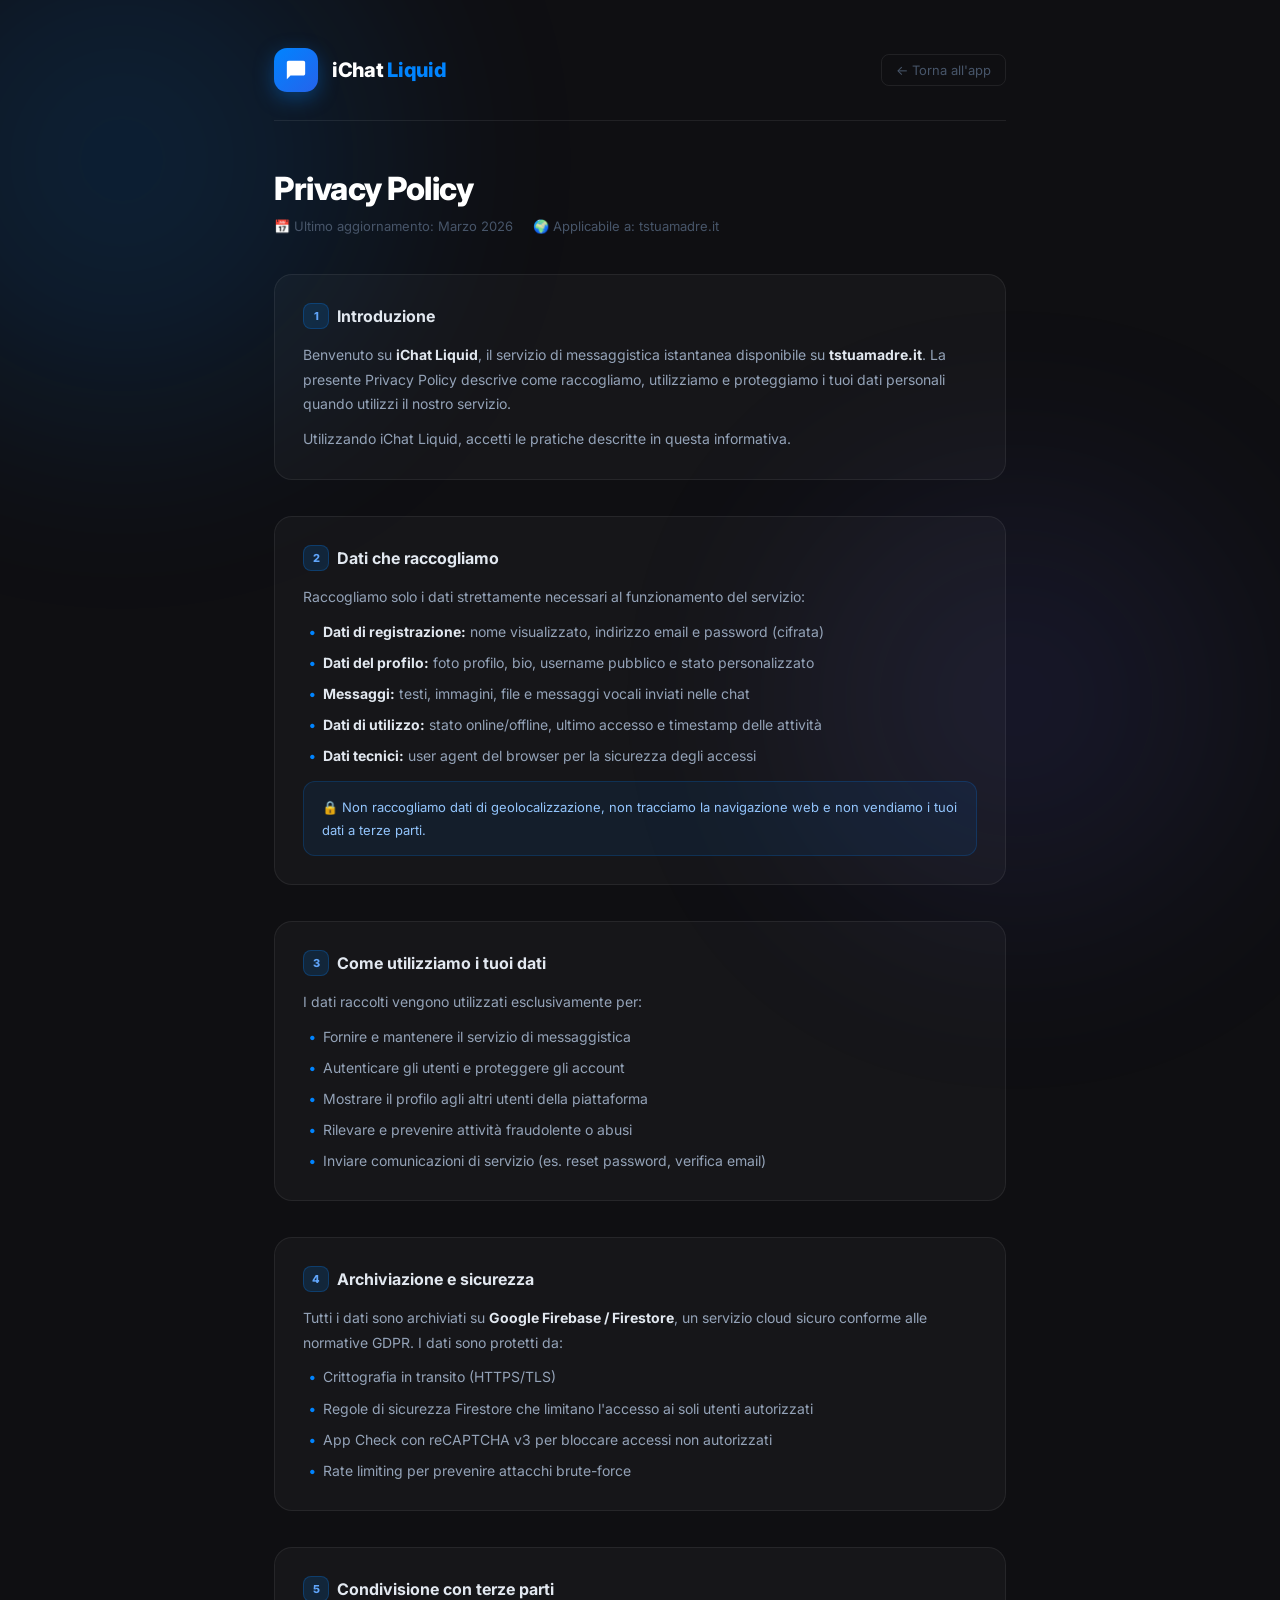
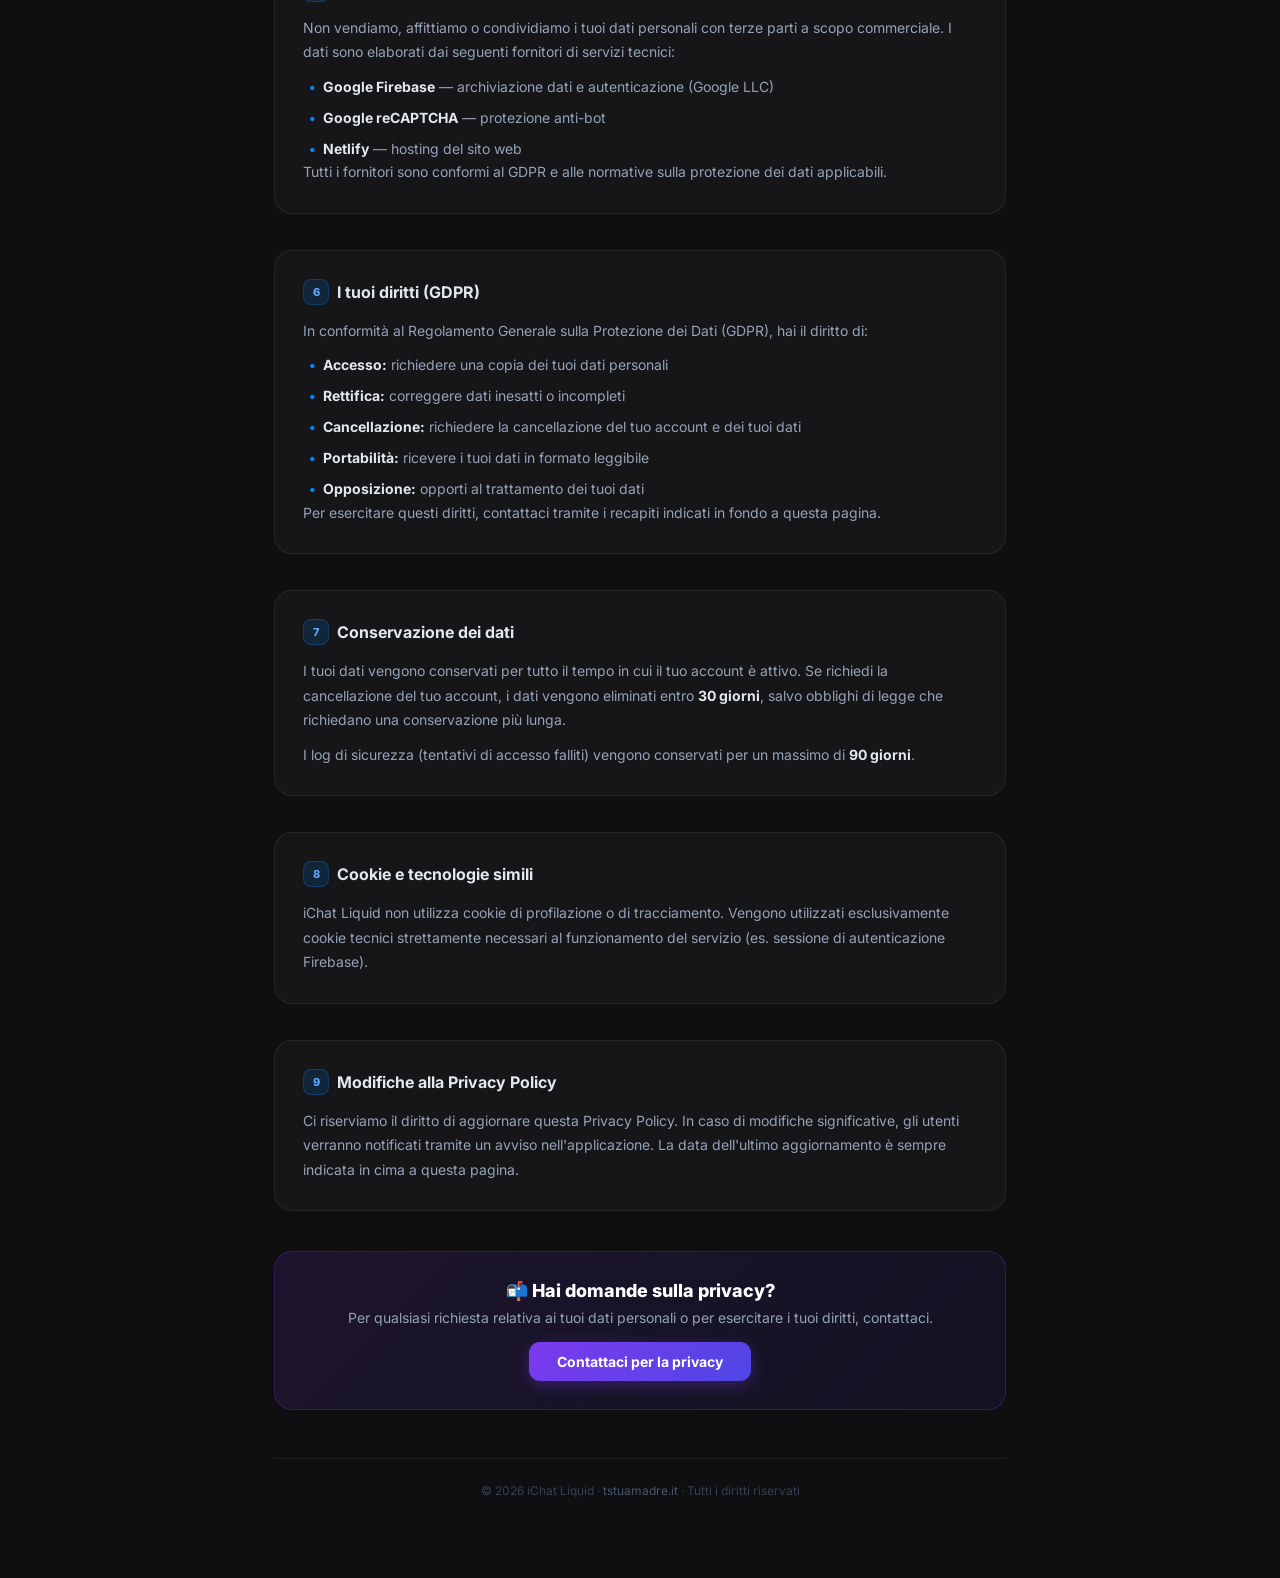
<file: privacy.html>
<!DOCTYPE html>
<html lang="it">
<head>
<meta charset="utf-8"/>
<meta name="viewport" content="width=device-width, initial-scale=1.0"/>
<title>Privacy Policy — iChat Liquid</title>
<link href="https://fonts.googleapis.com/css2?family=Inter:wght@300;400;500;600;700;800&display=swap" rel="stylesheet"/>
<style>
*{box-sizing:border-box;margin:0;padding:0;}
html,body{min-height:100%;font-family:'Inter',sans-serif;background:#0f0f12;color:#e2e8f0;}
.sphere{position:fixed;border-radius:50%;filter:blur(120px);z-index:0;pointer-events:none;}
.s1{width:500px;height:500px;background:#0084ff;top:-10%;left:-10%;opacity:.15;}
.s2{width:400px;height:400px;background:#6366f1;bottom:0;right:5%;opacity:.12;}
.container{position:relative;z-index:1;max-width:780px;margin:0 auto;padding:48px 24px 80px;}

/* Header */
.header{display:flex;align-items:center;gap:14px;margin-bottom:48px;padding-bottom:28px;border-bottom:1px solid rgba(255,255,255,.08);}
.logo-icon{width:44px;height:44px;border-radius:13px;background:linear-gradient(135deg,#0084ff,#2563eb);display:flex;align-items:center;justify-content:center;flex-shrink:0;box-shadow:0 6px 20px rgba(0,132,255,.35);}
.logo-icon svg{width:22px;height:22px;fill:#fff;}
.logo-name{font-size:20px;font-weight:800;color:#fff;letter-spacing:-.3px;}
.logo-name span{color:#0084ff;}
.back-link{margin-left:auto;font-size:13px;color:#475569;text-decoration:none;padding:7px 14px;border-radius:8px;border:1px solid rgba(255,255,255,.08);transition:all .15s;}
.back-link:hover{color:#818cf8;border-color:rgba(129,140,248,.3);background:rgba(129,140,248,.07);}

/* Hero */
.hero{margin-bottom:40px;}
.hero h1{font-size:32px;font-weight:800;color:#fff;letter-spacing:-.5px;margin-bottom:10px;}
.hero .meta{font-size:13px;color:#475569;display:flex;gap:20px;flex-wrap:wrap;}
.hero .meta span{display:flex;align-items:center;gap:5px;}

/* Sections */
.section{margin-bottom:36px;padding:28px;background:rgba(255,255,255,.03);border:1px solid rgba(255,255,255,.07);border-radius:18px;}
.section h2{font-size:16px;font-weight:700;color:#e2e8f0;margin-bottom:14px;display:flex;align-items:center;gap:8px;}
.section h2 .num{width:26px;height:26px;border-radius:8px;background:rgba(0,132,255,.15);border:1px solid rgba(0,132,255,.25);display:flex;align-items:center;justify-content:center;font-size:11px;font-weight:800;color:#60a5fa;flex-shrink:0;}
.section p{font-size:14px;color:#94a3b8;line-height:1.75;margin-bottom:10px;}
.section p:last-child{margin-bottom:0;}
.section ul{padding-left:0;list-style:none;display:flex;flex-direction:column;gap:8px;}
.section ul li{font-size:14px;color:#94a3b8;line-height:1.65;padding-left:20px;position:relative;}
.section ul li::before{content:'•';position:absolute;left:6px;color:#0084ff;font-weight:700;}
.highlight{background:rgba(0,132,255,.08);border:1px solid rgba(0,132,255,.2);border-radius:12px;padding:14px 18px;margin-top:14px;}
.highlight p{color:#93c5fd;font-size:13px;margin:0;}

/* Contact box */
.contact-box{background:linear-gradient(135deg,rgba(124,58,237,.12),rgba(79,70,229,.08));border:1px solid rgba(124,58,237,.25);border-radius:18px;padding:28px;text-align:center;margin-top:40px;}
.contact-box h3{font-size:18px;font-weight:800;color:#fff;margin-bottom:8px;}
.contact-box p{font-size:14px;color:#94a3b8;margin-bottom:16px;}
.contact-box a{display:inline-block;padding:11px 28px;border-radius:11px;background:linear-gradient(135deg,#7c3aed,#4f46e5);color:#fff;text-decoration:none;font-size:14px;font-weight:700;box-shadow:0 4px 16px rgba(124,58,237,.35);transition:all .2s;}
.contact-box a:hover{transform:translateY(-2px);box-shadow:0 8px 24px rgba(124,58,237,.45);}

/* Footer */
.footer{margin-top:48px;padding-top:24px;border-top:1px solid rgba(255,255,255,.07);text-align:center;font-size:12px;color:#334155;}
</style>
</head>
<body>
<div class="sphere s1"></div>
<div class="sphere s2"></div>

<div class="container">

  <!-- Header -->
  <div class="header">
    <div class="logo-icon">
      <svg viewBox="0 0 24 24"><path d="M20 2H4c-1.1 0-2 .9-2 2v18l4-4h14c1.1 0 2-.9 2-2V4c0-1.1-.9-2-2-2z"/></svg>
    </div>
    <div class="logo-name">iChat <span>Liquid</span></div>
    <a href="https://tstuamadre.it/" class="back-link">← Torna all'app</a>
  </div>

  <!-- Hero -->
  <div class="hero">
    <h1>Privacy Policy</h1>
    <div class="meta">
      <span>📅 Ultimo aggiornamento: Marzo 2026</span>
      <span>🌍 Applicabile a: tstuamadre.it</span>
    </div>
  </div>

  <!-- 1 -->
  <div class="section">
    <h2><span class="num">1</span>Introduzione</h2>
    <p>Benvenuto su <strong style="color:#e2e8f0;">iChat Liquid</strong>, il servizio di messaggistica istantanea disponibile su <strong style="color:#e2e8f0;">tstuamadre.it</strong>. La presente Privacy Policy descrive come raccogliamo, utilizziamo e proteggiamo i tuoi dati personali quando utilizzi il nostro servizio.</p>
    <p>Utilizzando iChat Liquid, accetti le pratiche descritte in questa informativa.</p>
  </div>

  <!-- 2 -->
  <div class="section">
    <h2><span class="num">2</span>Dati che raccogliamo</h2>
    <p>Raccogliamo solo i dati strettamente necessari al funzionamento del servizio:</p>
    <ul>
      <li><strong style="color:#e2e8f0;">Dati di registrazione:</strong> nome visualizzato, indirizzo email e password (cifrata)</li>
      <li><strong style="color:#e2e8f0;">Dati del profilo:</strong> foto profilo, bio, username pubblico e stato personalizzato</li>
      <li><strong style="color:#e2e8f0;">Messaggi:</strong> testi, immagini, file e messaggi vocali inviati nelle chat</li>
      <li><strong style="color:#e2e8f0;">Dati di utilizzo:</strong> stato online/offline, ultimo accesso e timestamp delle attività</li>
      <li><strong style="color:#e2e8f0;">Dati tecnici:</strong> user agent del browser per la sicurezza degli accessi</li>
    </ul>
    <div class="highlight">
      <p>🔒 Non raccogliamo dati di geolocalizzazione, non tracciamo la navigazione web e non vendiamo i tuoi dati a terze parti.</p>
    </div>
  </div>

  <!-- 3 -->
  <div class="section">
    <h2><span class="num">3</span>Come utilizziamo i tuoi dati</h2>
    <p>I dati raccolti vengono utilizzati esclusivamente per:</p>
    <ul>
      <li>Fornire e mantenere il servizio di messaggistica</li>
      <li>Autenticare gli utenti e proteggere gli account</li>
      <li>Mostrare il profilo agli altri utenti della piattaforma</li>
      <li>Rilevare e prevenire attività fraudolente o abusi</li>
      <li>Inviare comunicazioni di servizio (es. reset password, verifica email)</li>
    </ul>
  </div>

  <!-- 4 -->
  <div class="section">
    <h2><span class="num">4</span>Archiviazione e sicurezza</h2>
    <p>Tutti i dati sono archiviati su <strong style="color:#e2e8f0;">Google Firebase / Firestore</strong>, un servizio cloud sicuro conforme alle normative GDPR. I dati sono protetti da:</p>
    <ul>
      <li>Crittografia in transito (HTTPS/TLS)</li>
      <li>Regole di sicurezza Firestore che limitano l'accesso ai soli utenti autorizzati</li>
      <li>App Check con reCAPTCHA v3 per bloccare accessi non autorizzati</li>
      <li>Rate limiting per prevenire attacchi brute-force</li>
    </ul>
  </div>

  <!-- 5 -->
  <div class="section">
    <h2><span class="num">5</span>Condivisione con terze parti</h2>
    <p>Non vendiamo, affittiamo o condividiamo i tuoi dati personali con terze parti a scopo commerciale. I dati sono elaborati dai seguenti fornitori di servizi tecnici:</p>
    <ul>
      <li><strong style="color:#e2e8f0;">Google Firebase</strong> — archiviazione dati e autenticazione (Google LLC)</li>
      <li><strong style="color:#e2e8f0;">Google reCAPTCHA</strong> — protezione anti-bot</li>
      <li><strong style="color:#e2e8f0;">Netlify</strong> — hosting del sito web</li>
    </ul>
    <p>Tutti i fornitori sono conformi al GDPR e alle normative sulla protezione dei dati applicabili.</p>
  </div>

  <!-- 6 -->
  <div class="section">
    <h2><span class="num">6</span>I tuoi diritti (GDPR)</h2>
    <p>In conformità al Regolamento Generale sulla Protezione dei Dati (GDPR), hai il diritto di:</p>
    <ul>
      <li><strong style="color:#e2e8f0;">Accesso:</strong> richiedere una copia dei tuoi dati personali</li>
      <li><strong style="color:#e2e8f0;">Rettifica:</strong> correggere dati inesatti o incompleti</li>
      <li><strong style="color:#e2e8f0;">Cancellazione:</strong> richiedere la cancellazione del tuo account e dei tuoi dati</li>
      <li><strong style="color:#e2e8f0;">Portabilità:</strong> ricevere i tuoi dati in formato leggibile</li>
      <li><strong style="color:#e2e8f0;">Opposizione:</strong> opporti al trattamento dei tuoi dati</li>
    </ul>
    <p>Per esercitare questi diritti, contattaci tramite i recapiti indicati in fondo a questa pagina.</p>
  </div>

  <!-- 7 -->
  <div class="section">
    <h2><span class="num">7</span>Conservazione dei dati</h2>
    <p>I tuoi dati vengono conservati per tutto il tempo in cui il tuo account è attivo. Se richiedi la cancellazione del tuo account, i dati vengono eliminati entro <strong style="color:#e2e8f0;">30 giorni</strong>, salvo obblighi di legge che richiedano una conservazione più lunga.</p>
    <p>I log di sicurezza (tentativi di accesso falliti) vengono conservati per un massimo di <strong style="color:#e2e8f0;">90 giorni</strong>.</p>
  </div>

  <!-- 8 -->
  <div class="section">
    <h2><span class="num">8</span>Cookie e tecnologie simili</h2>
    <p>iChat Liquid non utilizza cookie di profilazione o di tracciamento. Vengono utilizzati esclusivamente cookie tecnici strettamente necessari al funzionamento del servizio (es. sessione di autenticazione Firebase).</p>
  </div>

  <!-- 9 -->
  <div class="section">
    <h2><span class="num">9</span>Modifiche alla Privacy Policy</h2>
    <p>Ci riserviamo il diritto di aggiornare questa Privacy Policy. In caso di modifiche significative, gli utenti verranno notificati tramite un avviso nell'applicazione. La data dell'ultimo aggiornamento è sempre indicata in cima a questa pagina.</p>
  </div>

  <!-- Contact -->
  <div class="contact-box">
    <h3>📬 Hai domande sulla privacy?</h3>
    <p>Per qualsiasi richiesta relativa ai tuoi dati personali o per esercitare i tuoi diritti, contattaci.</p>
    <a href="mailto:privacy@tstuamadre.it">Contattaci per la privacy</a>
  </div>

  <div class="footer">
    © 2026 iChat Liquid · <a href="https://tstuamadre.it/" style="color:#475569;text-decoration:none;">tstuamadre.it</a> · Tutti i diritti riservati
  </div>

</div>
</body>
</html>
</file>
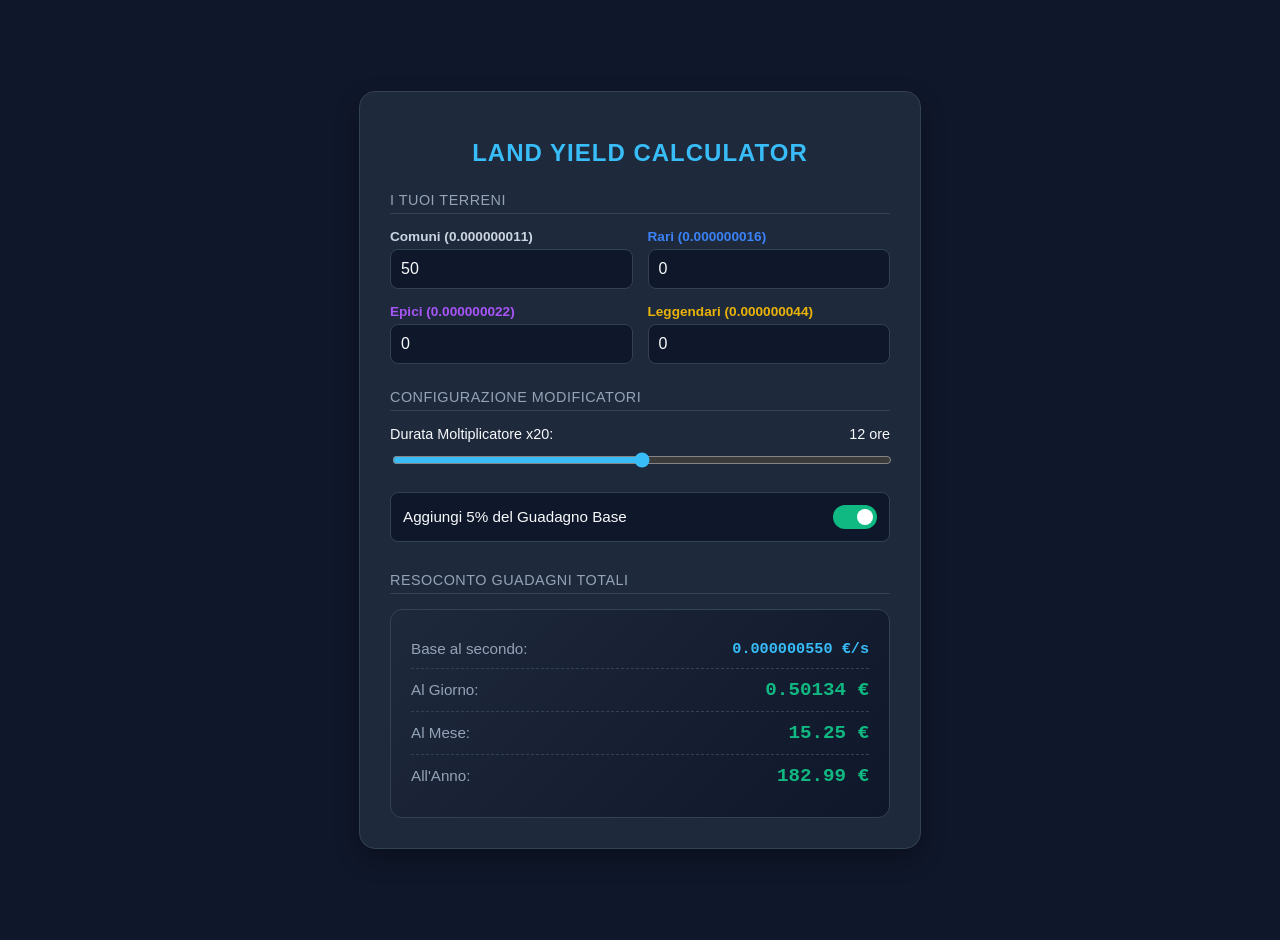
<file: atlasearthcalculator/calculator.html>
<!DOCTYPE html>
<html lang="it">
<head>
    <meta charset="UTF-8">
    <meta name="viewport" content="width=device-width, initial-scale=1.0">
    <title>Calcolatore Rendita Terreni</title>
    <style>
        :root {
            --bg-color: #0f172a;
            --card-bg: #1e293b;
            --accent-color: #38bdf8;
            --text-color: #f8fafc;
            --text-muted: #94a3b8;
            --border-color: #334155;
            
            /* Rarietà colori */
            --comune: #cbd5e1;
            --raro: #3b82f6;
            --epico: #a855f7;
            --leggendario: #eab308;
        }

        body {
            font-family: 'Segoe UI', Tahoma, Geneva, Verdana, sans-serif;
            background-color: var(--bg-color);
            color: var(--text-color);
            margin: 0;
            padding: 20px;
            display: flex;
            justify-content: center;
            align-items: center;
            min-height: 100vh;
        }

        .container {
            background-color: var(--card-bg);
            border: 1px solid var(--border-color);
            border-radius: 16px;
            padding: 30px;
            width: 100%;
            max-width: 500px;
            box-shadow: 0 10px 25px rgba(0, 0, 0, 0.3);
        }

        h1 {
            font-size: 1.5rem;
            text-align: center;
            margin-bottom: 25px;
            color: var(--accent-color);
            text-transform: uppercase;
            letter-spacing: 1px;
        }

        .section-title {
            font-size: 0.9rem;
            color: var(--text-muted);
            text-transform: uppercase;
            letter-spacing: 0.5px;
            margin-bottom: 15px;
            border-bottom: 1px solid var(--border-color);
            padding-bottom: 5px;
        }

        .grid-inputs {
            display: grid;
            grid-template-columns: repeat(2, 1fr);
            gap: 15px;
            margin-bottom: 25px;
        }

        .input-group {
            display: flex;
            flex-direction: column;
        }

        .input-group label {
            font-size: 0.85rem;
            margin-bottom: 5px;
            font-weight: 600;
        }

        .input-group.comune label { color: var(--comune); }
        .input-group.raro label { color: var(--raro); }
        .input-group.epico label { color: var(--epico); }
        .input-group.leggendario label { color: var(--leggendario); }

        input[type="number"] {
            background-color: var(--bg-color);
            border: 1px solid var(--border-color);
            border-radius: 8px;
            padding: 10px;
            color: var(--text-color);
            font-size: 1rem;
            outline: none;
            transition: border-color 0.2s;
        }

        input[type="number"]:focus {
            border-color: var(--accent-color);
        }

        .control-group {
            margin-bottom: 20px;
        }

        .control-label-wrapper {
            display: flex;
            justify-content: space-between;
            font-size: 0.9rem;
            margin-bottom: 8px;
        }

        input[type="range"] {
            width: 100%;
            accent-color: var(--accent-color);
            cursor: pointer;
        }

        .switch-wrapper {
            display: flex;
            align-items: center;
            justify-content: space-between;
            background-color: var(--bg-color);
            padding: 12px;
            border-radius: 8px;
            border: 1px solid var(--border-color);
            margin-bottom: 30px;
        }

        .switch {
            position: relative;
            display: inline-block;
            width: 44px;
            height: 24px;
        }

        .switch input {
            opacity: 0;
            width: 0;
            height: 0;
        }

        .slider {
            position: absolute;
            cursor: pointer;
            top: 0; left: 0; right: 0; bottom: 0;
            background-color: #64748b;
            transition: .3s;
            border-radius: 24px;
        }

        .slider:before {
            position: absolute;
            content: "";
            height: 16px; width: 16px;
            left: 4px; bottom: 4px;
            background-color: white;
            transition: .3s;
            border-radius: 50%;
        }

        input:checked + .slider {
            background-color: #10b981;
        }

        input:checked + .slider:before {
            transform: translateX(20px);
        }

        .results {
            background: linear-gradient(135deg, #1e293b, #0f172a);
            border: 1px solid var(--border-color);
            border-radius: 12px;
            padding: 20px;
        }

        .result-row {
            display: flex;
            justify-content: space-between;
            align-items: center;
            padding: 10px 0;
            border-bottom: 1px dashed var(--border-color);
        }

        .result-row:last-child {
            border-bottom: none;
        }

        .result-label {
            font-size: 0.95rem;
            color: var(--text-muted);
        }

        .result-value {
            font-size: 1.2rem;
            font-weight: bold;
            color: #10b981;
            font-family: 'Courier New', Courier, monospace;
        }
        
        .result-value.sec {
            font-size: 0.95rem;
            color: var(--accent-color);
        }
    </style>
</head>
<body>

<div class="container">
    <h1>Land Yield Calculator</h1>
    
    <div class="section-title">I tuoi Terreni</div>
    <div class="grid-inputs">
        <div class="input-group comune">
            <label>Comuni (0.000000011)</label>
            <input type="number" id="comuni" value="50" min="0" oninput="calcola()">
        </div>
        <div class="input-group raro">
            <label>Rari (0.000000016)</label>
            <input type="number" id="rari" value="0" min="0" oninput="calcola()">
        </div>
        <div class="input-group epico">
            <label>Epici (0.000000022)</label>
            <input type="number" id="epici" value="0" min="0" oninput="calcola()">
        </div>
        <div class="input-group leggendario">
            <label>Leggendari (0.000000044)</label>
            <input type="number" id="leggendari" value="0" min="0" oninput="calcola()">
        </div>
    </div>

    <div class="section-title">Configurazione Modificatori</div>
    <div class="control-group">
        <div class="control-label-wrapper">
            <span>Durata Moltiplicatore x20:</span>
            <span id="ore-val">12 ore</span>
        </div>
        <input type="range" id="ore_x20" min="0" max="24" value="12" oninput="aggiornaOre()">
    </div>

    <div class="switch-wrapper">
        <span style="font-size: 0.95rem;">Aggiungi 5% del Guadagno Base</span>
        <label class="switch">
            <input type="checkbox" id="bonus_5" checked onchange="calcola()">
            <span class="slider"></span>
        </label>
    </div>

    <div class="section-title">Resoconto Guadagni Totali</div>
    <div class="results">
        <div class="result-row">
            <span class="result-label">Base al secondo:</span>
            <span class="result-value sec" id="res-sec">0.000000550 €/s</span>
        </div>
        <div class="result-row">
            <span class="result-label">Al Giorno:</span>
            <span class="result-value" id="res-giorno">0.00000 €</span>
        </div>
        <div class="result-row">
            <span class="result-label">Al Mese:</span>
            <span class="result-value" id="res-mese">0.00 €</span>
        </div>
        <div class="result-row">
            <span class="result-label">All'Anno:</span>
            <span class="result-value" id="res-anno">0.00 €</span>
        </div>
    </div>
</div>

<script>
    // Valori costanti di rendita al secondo
    const VAL_COMUNE = 0.000000011;
    const VAL_RARO = 0.000000016;
    const VAL_EPICO = 0.000000022;
    const VAL_LEGGENDARIO = 0.000000044;

    function aggiornaOre() {
        const ore = document.getElementById('ore_x20').value;
        document.getElementById('ore-val').innerText = ore + " ore";
        calcola();
    }

    function calcola() {
        // Recupero quantità terreni (se vuoto imposta a 0)
        const qtaComuni = parseFloat(document.getElementById('comuni').value) || 0;
        const qtaRari = parseFloat(document.getElementById('rari').value) || 0;
        const qtaEpici = parseFloat(document.getElementById('epici').value) || 0;
        const qtaLeggendari = parseFloat(document.getElementById('leggendari').value) || 0;

        // Recupero variabili modificatori
        const oreX20 = parseInt(document.getElementById('ore_x20').value);
        const applica5Pct = document.getElementById('bonus_5').checked;

        // 1. Calcolo base totale al secondo della flotta
        const baseAlSecondo = (qtaComuni * VAL_COMUNE) + 
                              (qtaRari * VAL_RARO) + 
                              (qtaEpici * VAL_EPICO) + 
                              (qtaLeggendari * VAL_LEGGENDARIO);

        // Mostra la base al secondo formattata a 9 decimali
        document.getElementById('res-sec').innerText = baseAlSecondo.toFixed(9) + " €/s";

        // 2. Calcolo dei secondi delle due fasce orarie
        const oreNormali = 24 - oreX20;
        const secondiNormali = oreNormali * 3600;
        const secondiX20 = oreX20 * 3600;

        // 3. Calcolo guadagno giornaliero combinato
        const guadagnoNormali = secondiNormali * baseAlSecondo;
        const guadagnoX20 = secondiX20 * (baseAlSecondo * 20);
        let totaleGiorno = guadagnoNormali + guadagnoX20;

        // 4. Aggiunta eventuale del 5% della base di 24 ore
        if (applica5Pct) {
            const baseInteraGiornata = 86400 * baseAlSecondo;
            totaleGiorno += (baseInteraGiornata * 0.05);
        }

        // 5. Proiezioni temporali (mese medio = 30.41 giorni)
        const totaleMese = totaleGiorno * 30.41;
        const totaleAnno = totaleGiorno * 365;

        // Output a schermo dinamico con precisione decimale corretta
        document.getElementById('res-giorno').innerText = totaleGiorno.toFixed(5) + " €";
        document.getElementById('res-mese').innerText = totaleMese.toFixed(2) + " €";
        document.getElementById('res-anno').innerText = totaleAnno.toFixed(2) + " €";
    }

    // Esegui un primo calcolo all'avvio della pagina
    calcola();
</script>

</body>
</html>
</file>
